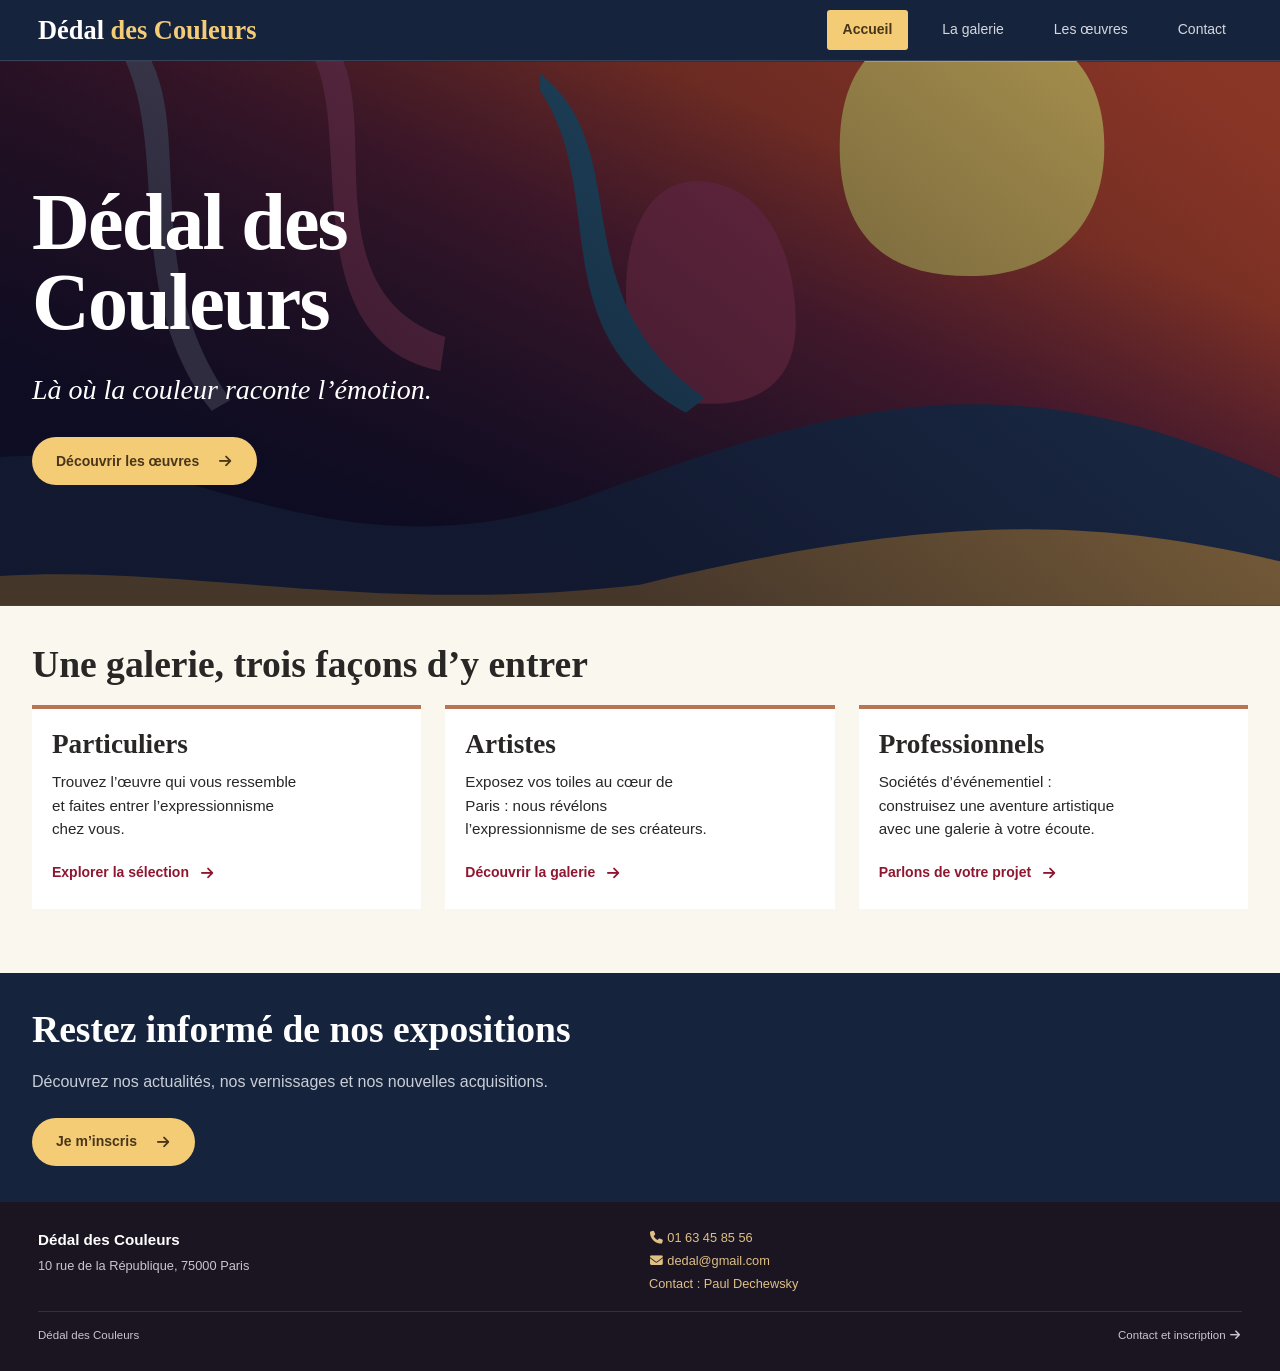
<file: index.html>
<!DOCTYPE html>
<html lang="fr">
<head>
<meta charset="utf-8">
<meta name="viewport" content="width=device-width, initial-scale=1">
<meta name="description" content="Découvrez Dédal des Couleurs, une galerie dédiée à la peinture et à l’expressionnisme. Explorez notre sélection et notre univers.">
<meta name="theme-color" content="#15233d">
<title>Accueil | Dédal des Couleurs</title>
<link rel="icon" href="images/favicon.svg" type="image/svg+xml">
<link rel="stylesheet" href="css/style.css">
<script src="js/script.js" defer></script>
</head>
<body>
<a class="skip-link" href="#contenu">Aller au contenu</a>
<header class="site-header"><div class="header-inner">
<a class="brand" href="index.html" aria-label="Dédal des Couleurs, accueil">Dédal <span>des Couleurs</span></a>
<button class="menu-toggle" type="button" aria-controls="navigation" aria-expanded="true"><span class="fa fa-bars" aria-hidden="true"></span> <span>Menu</span></button>
<nav id="navigation" aria-label="Navigation principale"><ul><li><a href="index.html" aria-current="page">Accueil</a></li><li><a href="galerie.html">La galerie</a></li><li><a href="oeuvres.html">Les œuvres</a></li><li><a href="contact.html">Contact</a></li></ul></nav>
</div></header>
<main id="contenu" tabindex="-1">
<section class="hero" aria-labelledby="titre-accueil">
<img class="hero-art" src="images/composition.svg" alt="" width="1400" height="545" fetchpriority="high">
<div class="container hero-content"><h1 id="titre-accueil">Dédal des<br>Couleurs</h1><p>Là où la couleur raconte l’émotion.</p><a class="button" href="oeuvres.html">Découvrir les œuvres <span class="fa fa-arrow-right" aria-hidden="true"></span></a></div></section>
<section class="audiences section" aria-labelledby="trois-facons"><div class="container"><h2 id="trois-facons">Une galerie, trois façons d’y entrer</h2><div class="audience-grid">
<article class="audience-card"><h3>Particuliers</h3><p>Trouvez l’œuvre qui vous ressemble et faites entrer l’expressionnisme chez vous.</p><a class="text-link" href="oeuvres.html">Explorer la sélection <span class="fa fa-arrow-right" aria-hidden="true"></span></a></article>
<article class="audience-card"><h3>Artistes</h3><p>Exposez vos toiles au cœur de Paris : nous révélons l’expressionnisme de ses créateurs.</p><a class="text-link" href="galerie.html">Découvrir la galerie <span class="fa fa-arrow-right" aria-hidden="true"></span></a></article>
<article class="audience-card"><h3>Professionnels</h3><p>Sociétés d’événementiel : construisez une aventure artistique avec une galerie à votre écoute.</p><a class="text-link" href="contact.html">Parlons de votre projet <span class="fa fa-arrow-right" aria-hidden="true"></span></a></article>
</div></div></section>
<section class="newsletter section" aria-labelledby="expositions"><div class="container"><h2 id="expositions">Restez informé de nos expositions</h2><p>Découvrez nos actualités, nos vernissages et nos nouvelles acquisitions.</p><a class="button" href="contact.html#inscription">Je m’inscris <span class="fa fa-arrow-right" aria-hidden="true"></span></a></div></section>
</main>
<footer class="site-footer"><div class="footer-inner"><div><a class="footer-brand" href="index.html">Dédal des Couleurs</a><p>10 rue de la République, 75000 Paris</p></div><address><a href="tel:+33163458556"><span class="fa fa-phone" aria-hidden="true"></span> 01 63 45 85 56</a><a href="mailto:dedal@gmail.com"><span class="fa fa-envelope" aria-hidden="true"></span> dedal@gmail.com</a><span>Contact : Paul Dechewsky</span></address><div class="footer-bottom"><span>Dédal des Couleurs</span><a href="contact.html">Contact et inscription <span class="fa fa-arrow-right" aria-hidden="true"></span></a></div></div></footer>
</body>
</html>
</file>
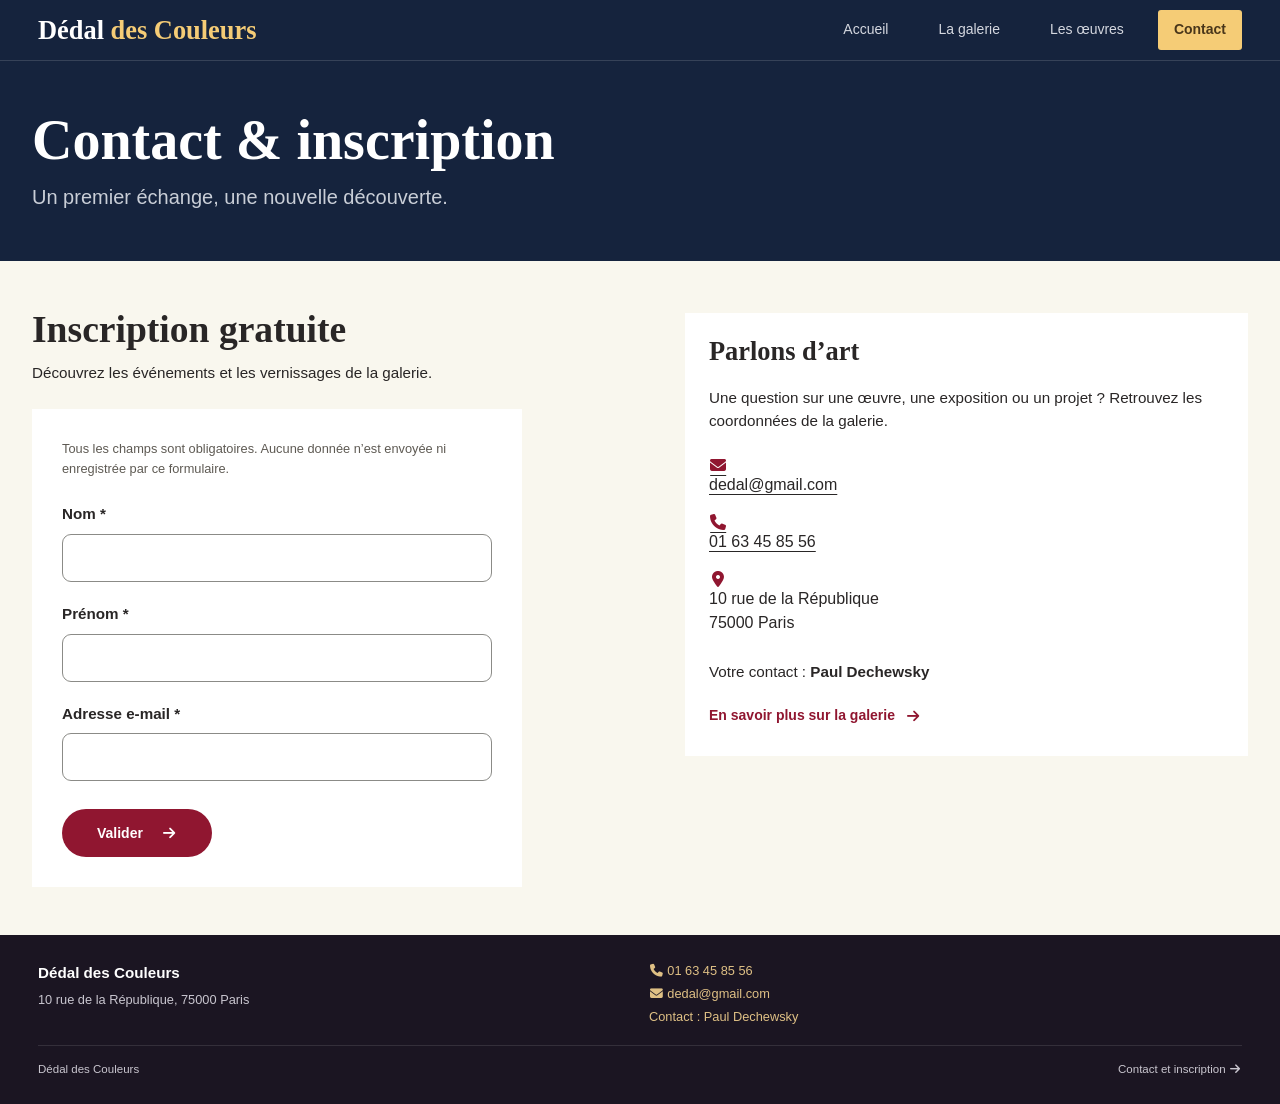
<file: contact.html>
<!DOCTYPE html>
<html lang="fr">
<head>
<meta charset="utf-8">
<meta name="viewport" content="width=device-width, initial-scale=1">
<meta name="description" content="Retrouvez les coordonnées de Dédal des Couleurs et essayez le formulaire gratuit d’inscription, sans transmission de données.">
<meta name="theme-color" content="#15233d">
<title>Contact et inscription | Dédal des Couleurs</title>
<link rel="icon" href="images/favicon.svg" type="image/svg+xml">
<link rel="stylesheet" href="css/style.css">
<script src="js/script.js" defer></script>
</head>
<body>
<a class="skip-link" href="#contenu">Aller au contenu</a>
<header class="site-header"><div class="header-inner">
<a class="brand" href="index.html" aria-label="Dédal des Couleurs, accueil">Dédal <span>des Couleurs</span></a>
<button class="menu-toggle" type="button" aria-controls="navigation" aria-expanded="true"><span class="fa fa-bars" aria-hidden="true"></span> <span>Menu</span></button>
<nav id="navigation" aria-label="Navigation principale"><ul><li><a href="index.html">Accueil</a></li><li><a href="galerie.html">La galerie</a></li><li><a href="oeuvres.html">Les œuvres</a></li><li><a href="contact.html" aria-current="page">Contact</a></li></ul></nav>
</div></header>
<main id="contenu" tabindex="-1"><section class="page-banner"><div class="container"><h1>Contact &amp; inscription</h1><p>Un premier échange, une nouvelle découverte.</p></div></section>
<div class="container section contact-layout"><section class="registration" id="inscription" aria-labelledby="form-title"><h2 id="form-title">Inscription gratuite</h2><p>Découvrez les événements et les vernissages de la galerie.</p><form id="registration-form" action="#inscription" method="get"><p class="form-help" id="form-help">Tous les champs sont obligatoires. Aucune donnée n’est envoyée ni enregistrée par ce formulaire.</p>
<div class="form-field"><label for="nom">Nom <span aria-hidden="true">*</span></label><input id="nom" type="text" autocomplete="family-name" required maxlength="100" aria-describedby="nom-error form-help"><p class="field-error" id="nom-error"></p></div>
<div class="form-field"><label for="prenom">Prénom <span aria-hidden="true">*</span></label><input id="prenom" type="text" autocomplete="given-name" required maxlength="100" aria-describedby="prenom-error"><p class="field-error" id="prenom-error"></p></div>
<div class="form-field"><label for="email">Adresse e-mail <span aria-hidden="true">*</span></label><input id="email" type="email" autocomplete="email" required maxlength="254" aria-describedby="email-error"><p class="field-error" id="email-error"></p></div>
<button class="button button-submit" type="submit" disabled>Valider <span class="fa fa-arrow-right" aria-hidden="true"></span></button><noscript><p>Activez JavaScript pour utiliser ce formulaire. Vous pouvez aussi contacter la galerie grâce aux coordonnées ci-contre.</p></noscript><p id="form-status" class="form-status" role="status" aria-live="polite"></p>
</form></section><aside class="contact-card" id="coordonnees" aria-labelledby="contact-title"><h2 id="contact-title">Parlons d’art</h2><p>Une question sur une œuvre, une exposition ou un projet ? Retrouvez les coordonnées de la galerie.</p><p class="inquiry" id="art-inquiry" hidden></p><address><a href="mailto:dedal@gmail.com"><span class="fa fa-envelope" aria-hidden="true"></span> dedal@gmail.com</a><a href="tel:+33163458556"><span class="fa fa-phone" aria-hidden="true"></span> 01 63 45 85 56</a><span><span class="fa fa-location-dot" aria-hidden="true"></span> 10 rue de la République<br>75000 Paris</span></address><p>Votre contact : <strong>Paul Dechewsky</strong></p><a class="text-link" href="galerie.html">En savoir plus sur la galerie <span class="fa fa-arrow-right" aria-hidden="true"></span></a></aside></div></main>
<footer class="site-footer"><div class="footer-inner"><div><a class="footer-brand" href="index.html">Dédal des Couleurs</a><p>10 rue de la République, 75000 Paris</p></div><address><a href="tel:+33163458556"><span class="fa fa-phone" aria-hidden="true"></span> 01 63 45 85 56</a><a href="mailto:dedal@gmail.com"><span class="fa fa-envelope" aria-hidden="true"></span> dedal@gmail.com</a><span>Contact : Paul Dechewsky</span></address><div class="footer-bottom"><span>Dédal des Couleurs</span><a href="contact.html">Contact et inscription <span class="fa fa-arrow-right" aria-hidden="true"></span></a></div></div></footer>
</body>
</html>
</file>
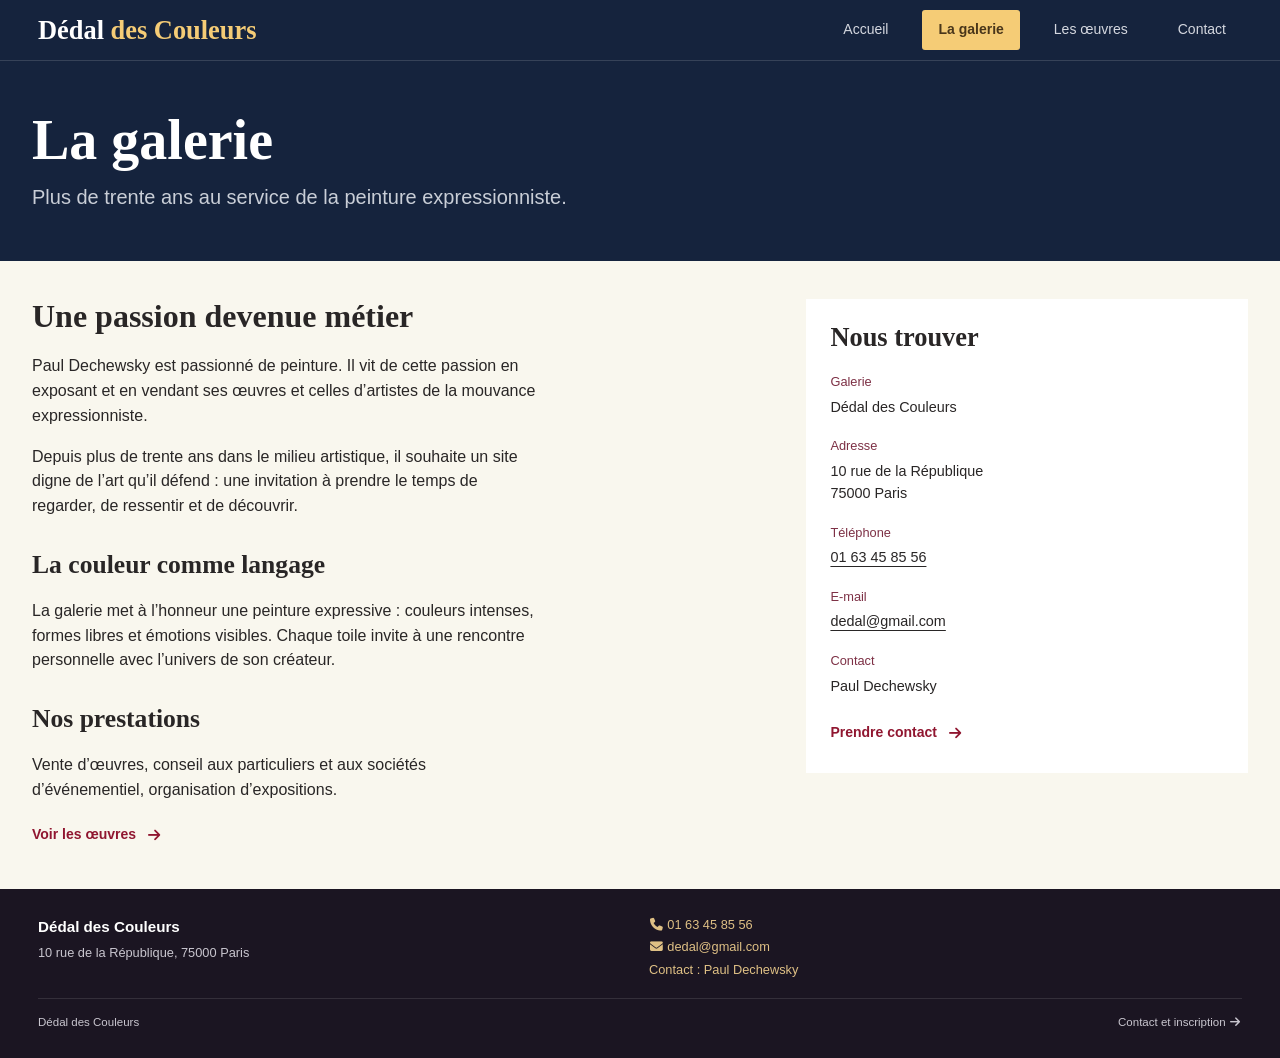
<file: galerie.html>
<!DOCTYPE html>
<html lang="fr">
<head>
<meta charset="utf-8">
<meta name="viewport" content="width=device-width, initial-scale=1">
<meta name="description" content="Rencontrez Paul Dechewsky et découvrez la démarche artistique de Dédal des Couleurs, consacrée à la peinture expressionniste.">
<meta name="theme-color" content="#15233d">
<title>La galerie | Dédal des Couleurs</title>
<link rel="icon" href="images/favicon.svg" type="image/svg+xml">
<link rel="stylesheet" href="css/style.css">
<script src="js/script.js" defer></script>
</head>
<body>
<a class="skip-link" href="#contenu">Aller au contenu</a>
<header class="site-header"><div class="header-inner">
<a class="brand" href="index.html" aria-label="Dédal des Couleurs, accueil">Dédal <span>des Couleurs</span></a>
<button class="menu-toggle" type="button" aria-controls="navigation" aria-expanded="true"><span class="fa fa-bars" aria-hidden="true"></span> <span>Menu</span></button>
<nav id="navigation" aria-label="Navigation principale"><ul><li><a href="index.html">Accueil</a></li><li><a href="galerie.html" aria-current="page">La galerie</a></li><li><a href="oeuvres.html">Les œuvres</a></li><li><a href="contact.html">Contact</a></li></ul></nav>
</div></header>
<main id="contenu" tabindex="-1"><section class="page-banner"><div class="container"><h1>La galerie</h1><p>Plus de trente ans au service de la peinture expressionniste.</p></div></section>
<div class="container section gallery-layout"><div class="gallery-story"><section aria-labelledby="passion"><h2 id="passion">Une passion devenue métier</h2><p>Paul Dechewsky est passionné de peinture. Il vit de cette passion en exposant et en vendant ses œuvres et celles d’artistes de la mouvance expressionniste.</p><p>Depuis plus de trente ans dans le milieu artistique, il souhaite un site digne de l’art qu’il défend : une invitation à prendre le temps de regarder, de ressentir et de découvrir.</p></section>
<section class="story-section" aria-labelledby="identite"><h2 id="identite">La couleur comme langage</h2><p>La galerie met à l’honneur une peinture expressive : couleurs intenses, formes libres et émotions visibles. Chaque toile invite à une rencontre personnelle avec l’univers de son créateur.</p></section>
<section class="story-section" aria-labelledby="prestations"><h2 id="prestations">Nos prestations</h2><p>Vente d’œuvres, conseil aux particuliers et aux sociétés d’événementiel, organisation d’expositions.</p><a class="text-link" href="oeuvres.html">Voir les œuvres <span class="fa fa-arrow-right" aria-hidden="true"></span></a></section></div>
<aside class="contact-card" aria-labelledby="nous-trouver"><h2 id="nous-trouver">Nous trouver</h2><dl><dt>Galerie</dt><dd>Dédal des Couleurs</dd><dt>Adresse</dt><dd>10 rue de la République<br>75000 Paris</dd><dt>Téléphone</dt><dd><a href="tel:+33163458556">01 63 45 85 56</a></dd><dt>E-mail</dt><dd><a href="mailto:dedal@gmail.com">dedal@gmail.com</a></dd><dt>Contact</dt><dd>Paul Dechewsky</dd></dl><a class="text-link" href="contact.html">Prendre contact <span class="fa fa-arrow-right" aria-hidden="true"></span></a></aside></div>
</main>
<footer class="site-footer"><div class="footer-inner"><div><a class="footer-brand" href="index.html">Dédal des Couleurs</a><p>10 rue de la République, 75000 Paris</p></div><address><a href="tel:+33163458556"><span class="fa fa-phone" aria-hidden="true"></span> 01 63 45 85 56</a><a href="mailto:dedal@gmail.com"><span class="fa fa-envelope" aria-hidden="true"></span> dedal@gmail.com</a><span>Contact : Paul Dechewsky</span></address><div class="footer-bottom"><span>Dédal des Couleurs</span><a href="contact.html">Contact et inscription <span class="fa fa-arrow-right" aria-hidden="true"></span></a></div></div></footer>
</body>
</html>
</file>
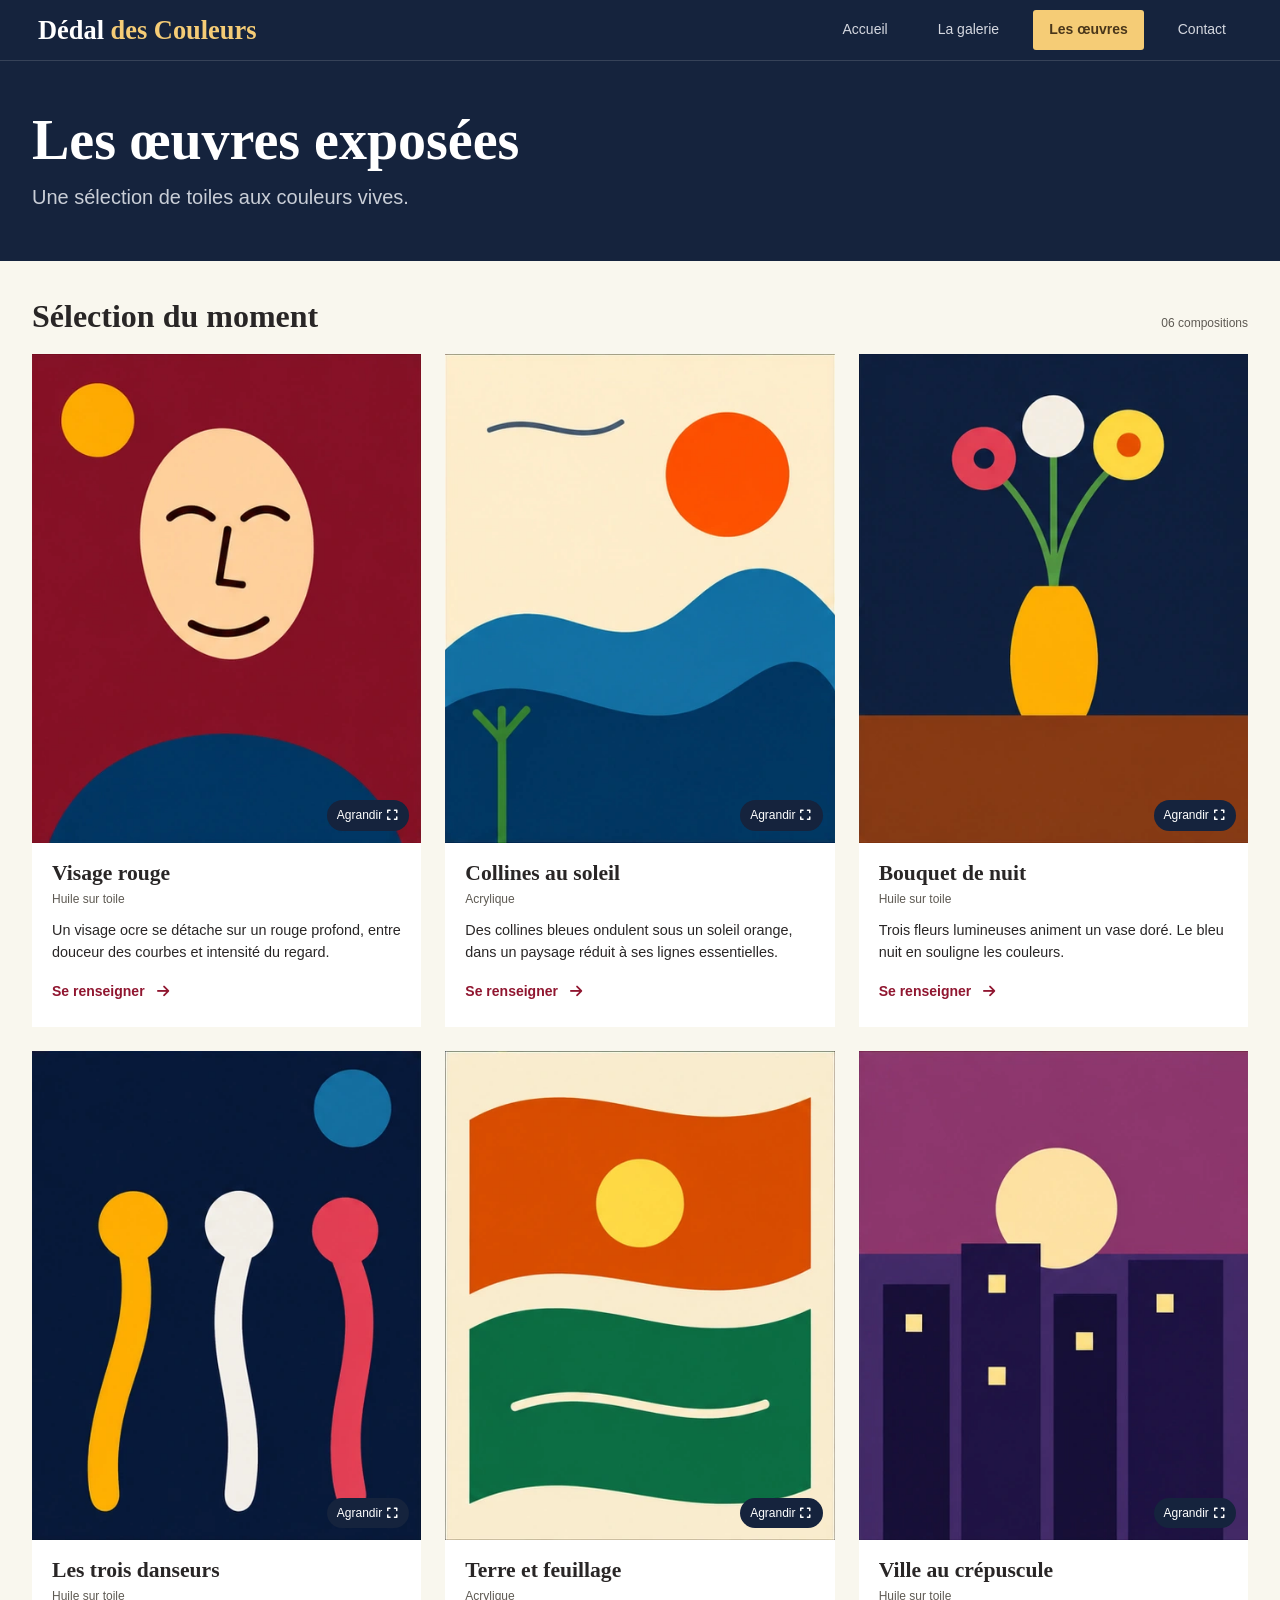
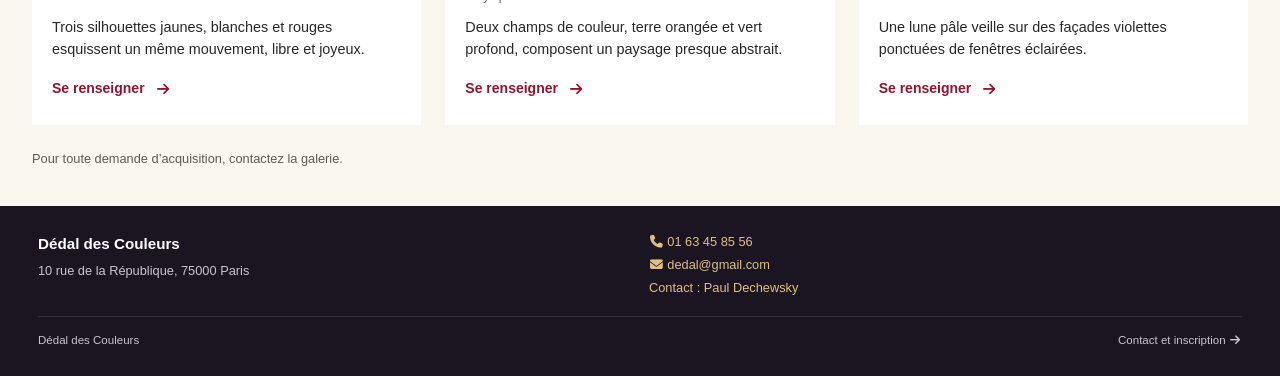
<file: oeuvres.html>
<!DOCTYPE html>
<html lang="fr">
<head>
<meta charset="utf-8">
<meta name="viewport" content="width=device-width, initial-scale=1">
<meta name="description" content="Parcourez les six illustrations de la sélection Dédal des Couleurs : portraits, paysages et compositions aux couleurs vives.">
<meta name="theme-color" content="#15233d">
<title>Les œuvres | Dédal des Couleurs</title>
<link rel="icon" href="images/favicon.svg" type="image/svg+xml">
<link rel="stylesheet" href="css/style.css">
<script src="js/script.js" defer></script>
</head>
<body>
<a class="skip-link" href="#contenu">Aller au contenu</a>
<header class="site-header"><div class="header-inner">
<a class="brand" href="index.html" aria-label="Dédal des Couleurs, accueil">Dédal <span>des Couleurs</span></a>
<button class="menu-toggle" type="button" aria-controls="navigation" aria-expanded="true"><span class="fa fa-bars" aria-hidden="true"></span> <span>Menu</span></button>
<nav id="navigation" aria-label="Navigation principale"><ul><li><a href="index.html">Accueil</a></li><li><a href="galerie.html">La galerie</a></li><li><a href="oeuvres.html" aria-current="page">Les œuvres</a></li><li><a href="contact.html">Contact</a></li></ul></nav>
</div></header>
<main id="contenu" tabindex="-1"><section class="page-banner"><div class="container"><h1>Les œuvres exposées</h1><p>Une sélection de toiles aux couleurs vives.</p></div></section>
<section class="section"><div class="container"><div class="collection-heading"><h2>Sélection du moment</h2><span class="collection-count">06 compositions</span></div><div class="art-grid"><article class="art-card"><a class="art-image-link" href="images/visage-rouge-hd.webp" target="_blank" rel="noopener" aria-label="Agrandir Visage rouge (nouvel onglet)"><img src="images/visage-rouge-hd.webp" alt="Visage ovale ocre sur fond rouge, avec une silhouette bleue et un disque doré." width="458" height="573" loading="eager"><span class="image-label">Agrandir <span class="fa fa-expand" aria-hidden="true"></span></span></a><div class="art-details"><h3>Visage rouge</h3><p class="technique">Huile sur toile</p><p class="art-description">Un visage ocre se détache sur un rouge profond, entre douceur des courbes et intensité du regard.</p><a class="text-link" href="contact.html?oeuvre=visage-rouge#coordonnees">Se renseigner <span class="fa fa-arrow-right" aria-hidden="true"></span></a></div></article><article class="art-card"><a class="art-image-link" href="images/collines-au-soleil-hd.webp" target="_blank" rel="noopener" aria-label="Agrandir Collines au soleil (nouvel onglet)"><img src="images/collines-au-soleil-hd.webp" alt="Collines bleu clair et bleu nuit sous un soleil orange sur un ciel ivoire." width="458" height="573" loading="eager"><span class="image-label">Agrandir <span class="fa fa-expand" aria-hidden="true"></span></span></a><div class="art-details"><h3>Collines au soleil</h3><p class="technique">Acrylique</p><p class="art-description">Des collines bleues ondulent sous un soleil orange, dans un paysage réduit à ses lignes essentielles.</p><a class="text-link" href="contact.html?oeuvre=collines-au-soleil#coordonnees">Se renseigner <span class="fa fa-arrow-right" aria-hidden="true"></span></a></div></article><article class="art-card"><a class="art-image-link" href="images/bouquet-de-nuit-hd.webp" target="_blank" rel="noopener" aria-label="Agrandir Bouquet de nuit (nouvel onglet)"><img src="images/bouquet-de-nuit-hd.webp" alt="Fleurs rouge, blanche et jaune dans un vase doré, sur fond bleu nuit." width="458" height="573" loading="eager"><span class="image-label">Agrandir <span class="fa fa-expand" aria-hidden="true"></span></span></a><div class="art-details"><h3>Bouquet de nuit</h3><p class="technique">Huile sur toile</p><p class="art-description">Trois fleurs lumineuses animent un vase doré. Le bleu nuit en souligne les couleurs.</p><a class="text-link" href="contact.html?oeuvre=bouquet-de-nuit#coordonnees">Se renseigner <span class="fa fa-arrow-right" aria-hidden="true"></span></a></div></article><article class="art-card"><a class="art-image-link" href="images/les-trois-danseurs-hd.webp" target="_blank" rel="noopener" aria-label="Agrandir Les trois danseurs (nouvel onglet)"><img src="images/les-trois-danseurs-hd.webp" alt="Trois formes allongées jaune, blanche et rouge sur un fond bleu nuit." width="458" height="573" loading="lazy"><span class="image-label">Agrandir <span class="fa fa-expand" aria-hidden="true"></span></span></a><div class="art-details"><h3>Les trois danseurs</h3><p class="technique">Huile sur toile</p><p class="art-description">Trois silhouettes jaunes, blanches et rouges esquissent un même mouvement, libre et joyeux.</p><a class="text-link" href="contact.html?oeuvre=les-trois-danseurs#coordonnees">Se renseigner <span class="fa fa-arrow-right" aria-hidden="true"></span></a></div></article><article class="art-card"><a class="art-image-link" href="images/terre-et-feuillage-hd.webp" target="_blank" rel="noopener" aria-label="Agrandir Terre et feuillage (nouvel onglet)"><img src="images/terre-et-feuillage-hd.webp" alt="Soleil jaune dans une bande orangée, au-dessus d’une bande verte traversée d’une ligne blanche." width="458" height="573" loading="lazy"><span class="image-label">Agrandir <span class="fa fa-expand" aria-hidden="true"></span></span></a><div class="art-details"><h3>Terre et feuillage</h3><p class="technique">Acrylique</p><p class="art-description">Deux champs de couleur, terre orangée et vert profond, composent un paysage presque abstrait.</p><a class="text-link" href="contact.html?oeuvre=terre-et-feuillage#coordonnees">Se renseigner <span class="fa fa-arrow-right" aria-hidden="true"></span></a></div></article><article class="art-card"><a class="art-image-link" href="images/ville-au-crepuscule-hd.webp" target="_blank" rel="noopener" aria-label="Agrandir Ville au crépuscule (nouvel onglet)"><img src="images/ville-au-crepuscule-hd.webp" alt="Immeubles violets aux fenêtres jaunes sous une grande lune et un ciel pourpre." width="458" height="573" loading="lazy"><span class="image-label">Agrandir <span class="fa fa-expand" aria-hidden="true"></span></span></a><div class="art-details"><h3>Ville au crépuscule</h3><p class="technique">Huile sur toile</p><p class="art-description">Une lune pâle veille sur des façades violettes ponctuées de fenêtres éclairées.</p><a class="text-link" href="contact.html?oeuvre=ville-au-crepuscule#coordonnees">Se renseigner <span class="fa fa-arrow-right" aria-hidden="true"></span></a></div></article></div><p class="collection-note">Pour toute demande d’acquisition, contactez la galerie.</p></div></section></main>
<footer class="site-footer"><div class="footer-inner"><div><a class="footer-brand" href="index.html">Dédal des Couleurs</a><p>10 rue de la République, 75000 Paris</p></div><address><a href="tel:+33163458556"><span class="fa fa-phone" aria-hidden="true"></span> 01 63 45 85 56</a><a href="mailto:dedal@gmail.com"><span class="fa fa-envelope" aria-hidden="true"></span> dedal@gmail.com</a><span>Contact : Paul Dechewsky</span></address><div class="footer-bottom"><span>Dédal des Couleurs</span><a href="contact.html">Contact et inscription <span class="fa fa-arrow-right" aria-hidden="true"></span></a></div></div></footer>
</body>
</html>
</file>
<file: css/style.css>
/* Dédal des Couleurs — styles conçus d'abord pour le mobile. */
@font-face{font-family:"Font Awesome 6 Free";font-style:normal;font-weight:900;font-display:block;src:url("../fonts/fa-solid-900.woff2") format("woff2")}
:root{--navy:#15233d;--ivory:#f9f7ee;--gold:#f5cc76;--clay:#b87553;--ink:#292626;--muted:#5e5a53;--wine:#901630;--footer:#1b1522;--white:#fff;--heading:Georgia,"Times New Roman",serif}
*{box-sizing:border-box}html{scroll-behavior:smooth;scroll-padding-top:1rem}body{margin:0;background:var(--ivory);color:var(--ink);font-family:Arial,Helvetica,sans-serif;font-size:16px;line-height:1.55}img{display:block;max-width:100%;height:auto}a{color:inherit;text-underline-offset:4px}button,input{font:inherit}button,a,input{-webkit-tap-highlight-color:transparent}button,a{touch-action:manipulation}button{cursor:pointer}h1,h2,h3,p{margin-top:0}h1,h2,h3{font-family:var(--heading);line-height:1.12}h1{font-size:2.35rem;margin-bottom:.65rem}h2{font-size:1.8rem;margin-bottom:1.2rem}h3{font-size:1.4rem;margin-bottom:.65rem}p{margin-bottom:1rem}a:focus-visible,button:focus-visible,input:focus-visible{outline:3px solid var(--wine);outline-offset:5px}.site-header a:focus-visible,.site-footer a:focus-visible,.hero a:focus-visible,.newsletter a:focus-visible{outline-color:var(--gold)}main:focus{outline:none}.container{width:min(100% - 40px,1248px);margin-inline:auto}.section{padding-block:36px}.fa{display:inline-block;font-family:"Font Awesome 6 Free",sans-serif;font-weight:900;font-style:normal;line-height:1;width:1.15em;text-align:center}.fa-bars:before{content:"\f0c9"}.fa-xmark:before{content:"\f00d"}.fa-arrow-right:before{content:"\f061"}.fa-phone:before{content:"\f095"}.fa-envelope:before{content:"\f0e0"}.fa-location-dot:before{content:"\f3c5"}.fa-expand:before{content:"\f065"}
.skip-link{position:fixed;left:1rem;top:1rem;z-index:10;padding:.7rem 1rem;background:var(--gold);color:var(--navy);transform:translateY(-180%)}.skip-link:focus{transform:translateY(0)}.site-header{background:var(--navy);color:var(--white);border-bottom:1px solid #ffffff24}.header-inner{max-width:1440px;margin-inline:auto;padding:16px 20px;display:flex;flex-wrap:wrap;align-items:center;justify-content:space-between;gap:10px}.brand{font:bold 1.3rem/1.3 var(--heading);text-decoration:none;white-space:nowrap}.brand span{color:var(--gold)}.menu-toggle{display:inline-flex;gap:7px;align-items:center;min-height:44px;padding:8px;border:1px solid #ffffff55;background:transparent;color:var(--white);border-radius:3px;font-size:.8rem}nav{width:100%}nav ul{padding:0;margin:0;list-style:none;display:flex;flex-wrap:wrap;gap:4px;justify-content:space-between}nav li{display:flex}nav a{display:inline-flex;align-items:center;justify-content:center;min-height:44px;padding:9px 8px;font-size:.75rem;text-decoration:none;border-radius:3px;color:#d4d7df}nav a:hover{color:var(--white);background:#ffffff15}nav a[aria-current="page"]{color:#49361a;background:var(--gold);font-weight:700}nav[hidden]{display:none}
.hero{position:relative;isolation:isolate;min-height:455px;display:flex;align-items:center;color:var(--white);overflow:hidden;background:#211124}.hero-art{position:absolute;inset:0;width:100%;height:100%;object-fit:cover;object-position:51% center;z-index:-1}.hero-content{padding-block:65px}.hero h1{font-size:2.95rem;line-height:1;letter-spacing:-1.4px;margin-bottom:1.3rem;animation:appear .7s ease-out both}.hero p{font:italic 1.25rem/1.4 var(--heading);max-width:270px;margin-bottom:1.5rem}.button{display:inline-flex;align-items:center;justify-content:center;gap:18px;min-height:48px;padding:12px 24px;border:0;border-radius:30px;background:var(--gold);color:#49361a;text-decoration:none;font-size:.875rem;font-weight:700;line-height:1.35;transition:background-color .2s,transform .2s}.button:hover{background:#ffdc94;transform:translateY(-2px)}.audience-grid{display:grid;gap:22px}.audience-card{background:var(--white);padding:22px 20px;border-top:4px solid var(--clay)}.audience-card p{font-size:.95rem;max-width:29ch}.text-link{font-size:.875rem;font-weight:600;text-decoration:none;display:inline-flex;align-items:center;gap:10px;min-height:32px;color:var(--wine)}.text-link:hover{text-decoration:underline}.newsletter{background:var(--navy);color:var(--white)}.newsletter p{color:#c9ced7}.newsletter .button{margin-top:5px}.site-footer{background:var(--footer);color:#c9c6cf;padding:26px 20px;font-size:.8rem}.footer-inner{max-width:1324px;margin-inline:auto;display:grid;gap:18px}.footer-brand{font-weight:700;color:var(--white);text-decoration:none;font-size:.95rem}.site-footer p{margin:5px 0 0}.site-footer address{font-style:normal;display:grid;gap:3px;color:#dfc085}.site-footer address a{text-decoration:none}.site-footer address a:hover{text-decoration:underline}.footer-bottom{display:flex;flex-wrap:wrap;gap:12px;justify-content:space-between;border-top:1px solid #ffffff1c;padding-top:15px;font-size:.72rem}.footer-bottom a{text-decoration:none}.page-banner{background:var(--navy);color:var(--white);padding-block:42px}.page-banner p{margin:0;color:#c9ced7;font-size:1rem}.gallery-layout,.contact-layout{display:grid;gap:36px}.gallery-story p{max-width:57ch}.story-section{margin-top:32px}.story-section h2{font-size:1.45rem}.contact-card{padding:24px;background:var(--white);align-self:start;scroll-margin-top:24px}.contact-card h2{font-size:1.65rem}.contact-card p{font-size:.95rem}.contact-card dl{margin:0 0 20px}.contact-card dt{font-size:.8rem;color:#7d3045;margin-bottom:4px}.contact-card dd{margin:0 0 18px;font-size:.9rem}.contact-card address{font-style:normal;display:grid;gap:16px;margin-block:24px}.contact-card address a,.contact-card address span{display:block;overflow-wrap:anywhere}.contact-card address .fa{margin-right:8px;color:var(--wine)}.fine-print{font-size:.75rem!important;line-height:1.5;color:var(--muted);margin:16px 0 0}.collection-heading{display:flex;align-items:baseline;justify-content:space-between;gap:20px}.collection-count{font-size:.75rem;white-space:nowrap;color:var(--muted)}.art-grid{display:grid;gap:24px}.art-card{background:var(--white);min-width:0}.art-image-link{display:block;position:relative;overflow:hidden;background:var(--navy)}.art-image-link img{width:100%;aspect-ratio:317/398;object-fit:cover;transition:transform .4s ease}.art-image-link:hover img{transform:scale(1.035)}.image-label{position:absolute;right:12px;bottom:12px;background:var(--navy);color:var(--white);border-radius:20px;padding:6px 10px;font-size:.75rem}.art-details{padding:18px 20px 20px}.art-details h3{font-size:1.35rem;margin-bottom:5px}.technique{font-size:.75rem;color:var(--muted);margin-bottom:10px}.art-description{font-size:.9rem;margin-bottom:12px}.collection-note{font-size:.8rem;color:var(--muted);max-width:85ch;margin:24px 0 0}.registration>h2{margin-bottom:10px}.registration>p{font-size:.95rem}.registration form{background:var(--white);padding:24px;margin-top:24px}.form-help{font-size:.8rem;color:var(--muted);margin-bottom:24px}.form-field{margin-bottom:20px}.form-field label{display:block;font-weight:700;font-size:.95rem;margin-bottom:8px}.form-field input{width:100%;min-height:48px;border:1px solid #8b8b87;border-radius:9px;padding:10px 12px;background:var(--white);color:var(--ink)}.form-field input[aria-invalid="true"]{border:2px solid var(--wine)}.field-error{color:var(--wine);font-size:.8rem;min-height:0;margin:5px 0 0}.button-submit{background:var(--wine);color:var(--white);min-width:150px;margin-top:8px}.button-submit:hover{background:#721126}.button-submit:disabled{opacity:.55;cursor:default}.form-status{margin:20px 0 0;font-size:.9rem}.form-status:empty{display:none}.form-status.success{padding:16px;background:#edf4ed;border-left:3px solid #32613f;color:#234d2f}.form-status.error{color:var(--wine)}.inquiry{padding:12px;border-left:3px solid var(--gold);background:var(--ivory)}
@keyframes appear{from{opacity:0;transform:translateY(12px)}to{opacity:1;transform:translateY(0)}}
/* Tablettes : les œuvres passent sur deux colonnes. */
@media(min-width:600px){.container{width:min(100% - 64px,1248px)}.header-inner{padding-inline:32px}.brand{font-size:1.55rem}.menu-toggle{display:none}nav a{padding:10px 16px;font-size:.875rem}.hero{min-height:490px}.hero h1{font-size:4rem}.hero p{max-width:none}.art-grid{grid-template-columns:repeat(2,minmax(0,1fr))}.site-footer{padding-inline:32px}.footer-inner{grid-template-columns:1fr 1fr}.footer-bottom{grid-column:1/-1}.page-banner{padding-block:48px}h1{font-size:3rem}.registration{max-width:600px}.registration form{padding:30px}}
/* Ordinateurs : navigation en ligne et compositions de la maquette. */
@media(min-width:960px){.header-inner{padding:10px 38px;min-height:60px;flex-wrap:nowrap}.brand{font-size:1.65rem}nav{width:auto}nav ul{gap:18px}nav a{padding:8px 16px;min-height:40px;font-size:.875rem}.hero{min-height:545px}.hero h1{font-size:5rem;line-height:1;letter-spacing:-1.8px;max-width:650px;margin-bottom:28px}.hero p{font-size:1.75rem;margin-bottom:28px}.hero-art{object-position:center}.hero-content{padding-block:80px}.section{padding-block:38px}.audiences{padding-bottom:64px}h2{font-size:2.35rem}.audience-grid{grid-template-columns:repeat(3,minmax(0,1fr));gap:24px}.audience-card{padding:20px}.audience-card h3{font-size:1.7rem}.audience-card p{font-size:.95rem}.newsletter{padding-block:36px}.newsletter h2{font-size:2.35rem}.newsletter p{margin-bottom:18px}.site-footer{padding:26px 38px}.site-footer address{justify-self:start}.gallery-layout{grid-template-columns:1.55fr 1fr;gap:90px;min-height:480px}.contact-layout{grid-template-columns:1fr 1fr;gap:90px;align-items:start;padding-block:48px}.contact-card{padding:24px}.page-banner h1{font-size:3.5rem}.page-banner p{font-size:1.25rem}.art-grid{grid-template-columns:repeat(3,minmax(0,1fr));gap:24px}.registration form{max-width:490px}.collection-heading h2{font-size:2rem}.gallery-story h2{font-size:2rem}.story-section h2{font-size:1.6rem}.contact-layout .contact-card{margin-top:4px}}
@media(prefers-reduced-motion:reduce){html{scroll-behavior:auto}*,*::before,*::after{animation:none!important;transition:none!important}}
</file>
